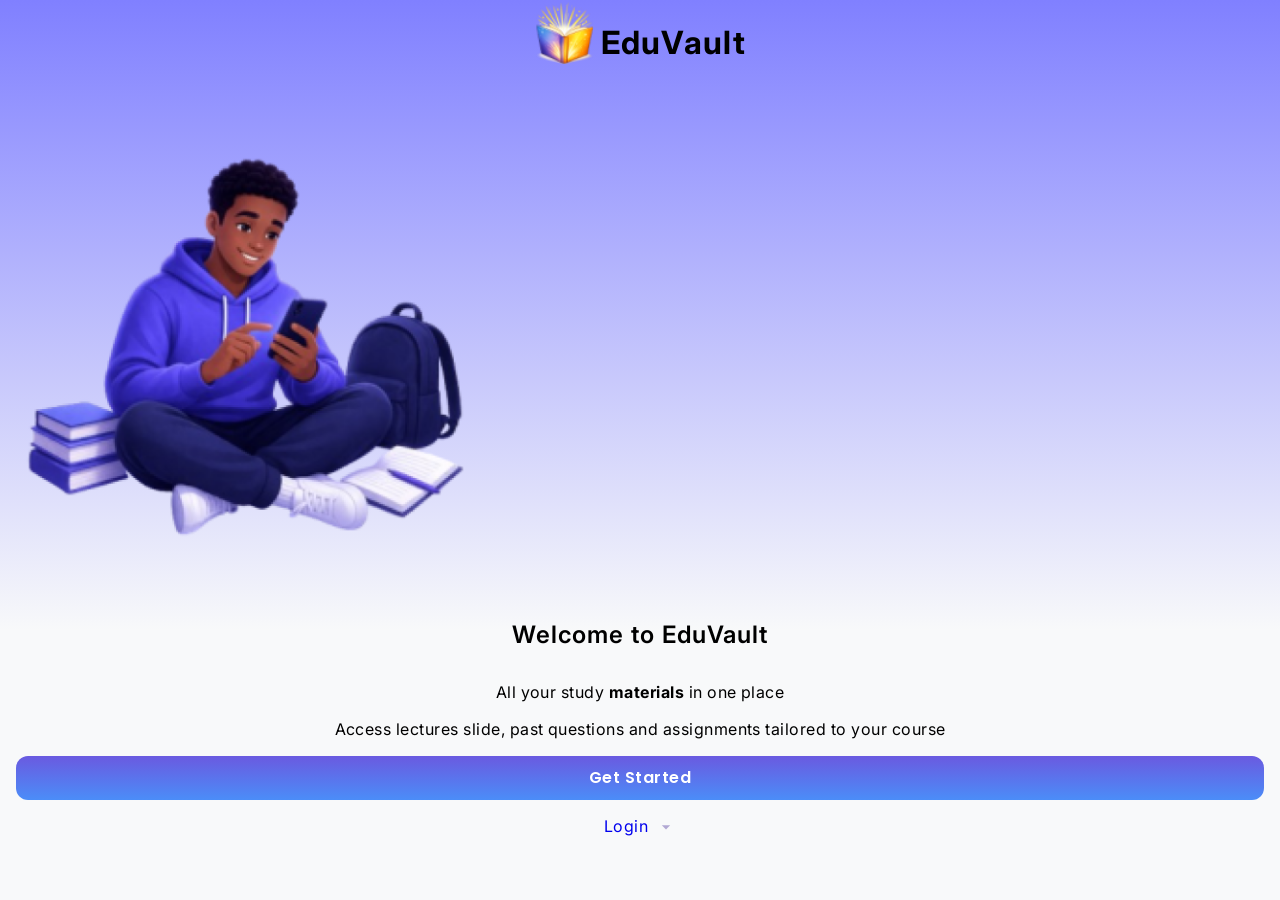
<file: index.html>
<!doctype html>
<html lang="en">
  <head>
    <meta charset="UTF-8" />
    <meta name="viewport" content="width=device-width, initial-scale=1.0" />
    <title>EduVault</title>
    <link rel="stylesheet" href="styles/style.css" />
    <link rel="stylesheet" href="styles/index.css" />
    <link rel="preconnect" href="https://fonts.googleapis.com" />
    <link rel="preconnect" href="https://fonts.gstatic.com" crossorigin />
    <link
      href="https://fonts.googleapis.com/css2?family=Fira+Code:wght@300..700&family=Inter:ital,opsz,wght@0,14..32,100..900;1,14..32,100..900&family=Poppins:ital,wght@0,100;0,200;0,300;0,400;0,500;0,600;0,700;0,800;0,900;1,100;1,200;1,300;1,400;1,500;1,600;1,700;1,800;1,900&family=Roboto:ital,wght@0,100..900;1,100..900&display=swap"
      rel="stylesheet"
    />
  </head>
  <body class="body body--home">
    <header>
      <h1 class="header header--center inter-heading">
        <img
          src="assets/images/book_mb.png"
          alt="book"
          width="60px"
          height="53px"
        />EduVault
      </h1>
    </header>
    <main class="main">
      <section class="hero-image">
        <img
          src="assets/images/white-hero2.png"
          alt="hero-section"
          width="460px"
          height="auto"
        />
        <h2 class="inter-heading inter-heading--small">Welcome to EduVault</h2>
      </section>
      <section class="hero-text inter-body">
        <p>
          All your study <span class="emphasis-text">materials</span> in one
          place
        </p>
        <p>
          Access lectures slide, past questions and assignments tailored to your
          course
        </p>

        <div class="components-gap">
          <a href="department.html" class="button block-a poppins-semibold"
            >Get Started</a
          >
          <a href="index.html">
            <div class="image-text">
              <span>Login</span>
              <img
                src="assets/icons/down-arrow.svg"
                alt="down-arrow"
                width="20px"
                height="20px"
              />
            </div>
          </a>
        </div>
      </section>
    </main>
  </body>
</html>
</file>
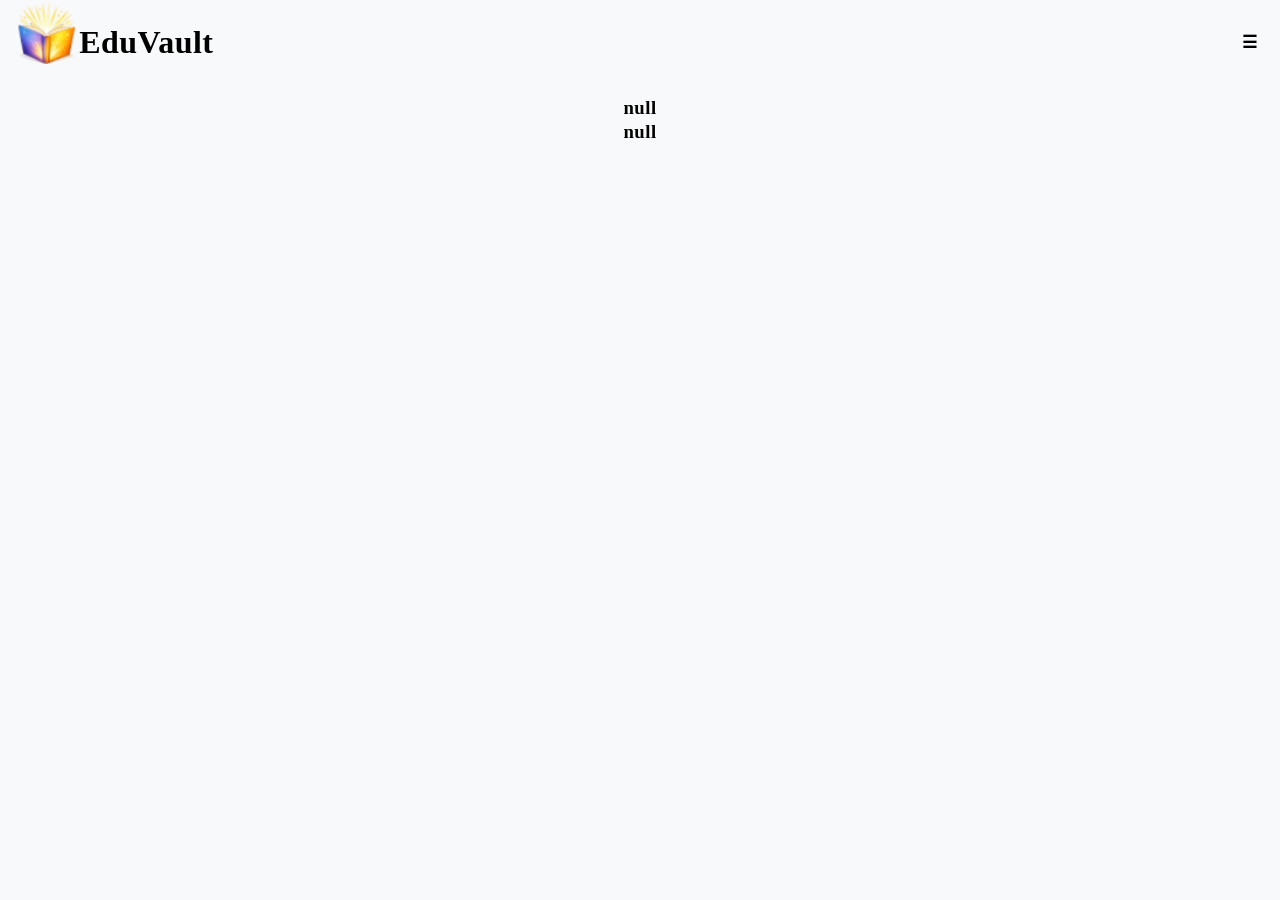
<file: courseDetails.html>
<!doctype html>
<html lang="en">
  <head>
    <meta charset="UTF-8" />
    <meta name="viewport" content="width=device-width, initial-scale=1.0" />
    <title>Course Detials</title>
    <link rel="stylesheet" href="styles/style.css" />
    <link rel="stylesheet" href="styles/courseDetials.css" />
    <link rel="preconnect" href="https://fonts.googleapis.com" />
    <link rel="preconnect" href="https://fonts.gstatic.com" crossorigin />
    <link
      href="https://fonts.googleapis.com/css2?family=Fira+Code:wght@300..700&family=Inter:ital,opsz,wght@0,14..32,100..900;1,14..32,100..900&family=Poppins:ital,wght@0,100;0,200;0,300;0,400;0,500;0,600;0,700;0,800;0,900;1,100;1,200;1,300;1,400;1,500;1,600;1,700;1,800;1,900&family=Roboto:ital,wght@0,100..900;1,100..900&display=swap"
      rel="stylesheet"
    />
  </head>
  <body>
    <header class="header">
      <figure>
        <img
          src="assets/images/book_mb.png"
          alt="book"
          width="60px"
          height="53px"
        />
      </figure>
      <h1>EduVault</h1>
      <button class="toggle-nav" id="toggle-nav">toggle nav</button>
    </header>
    <nav class="menu-container" id="nav">
      <ul class="menu">
        <li class="menu__list"><a href="index.html">Home</a></li>
        <li class="menu__list"><a href="department.html">Department</a></li>
        <li class="menu__list"><a href="level.html">Level</a></li>
        <li class="menu__list"><a href="courses.html">Courses</a></li>
      </ul>
    </nav>

    <main>
      <section class="main-section">
        <h3 class="main-section__heading" id="courseHeading">
          <!--  COS 101 <br />Introduction to computer science -->
        </h3>

        <!-- <div>
          <div class="main-section__body-head">
            <h4>Course Content</h4>
            <div><hr /></div>
          </div>

          <ul class="main-section__body">
            <li>
              <h5><span>Lecture 1 Introduction to Data Structures</span></h5>
              <hr />
              <ul class="">
                <li>what is data structure</li>
                <li>importance in programming</li>
                <li>Real life example</li>
              </ul>
              <div>
                <button>Open Material</button>
                <button>Download</button>
              </div>
            </li>
          </ul>
        </div> -->
        <ul class="main-section__body" id="lecturesCards">
          <!-- <li>
            <a
              href="materials/php/lec1.pdf"
              target=""
              class="card lecture-card"
            >
              <img src="assets/icons/docs.svg" alt="document" />

              <div>
                <h4>Lecture 1</h4>
                <p>History of the computing field</p>
              </div>
            </a>
          </li> -->
        </ul>
      </section>
    </main>

    <script src="scripts/nav.js"></script>
    <script type="module" src="scripts/courseDetails.js"></script>
    <script>
      console.log(localStorage.getItem("courseCode"));
      console.log(localStorage.getItem("courseTitle"));
    </script>
  </body>
</html>
</file>
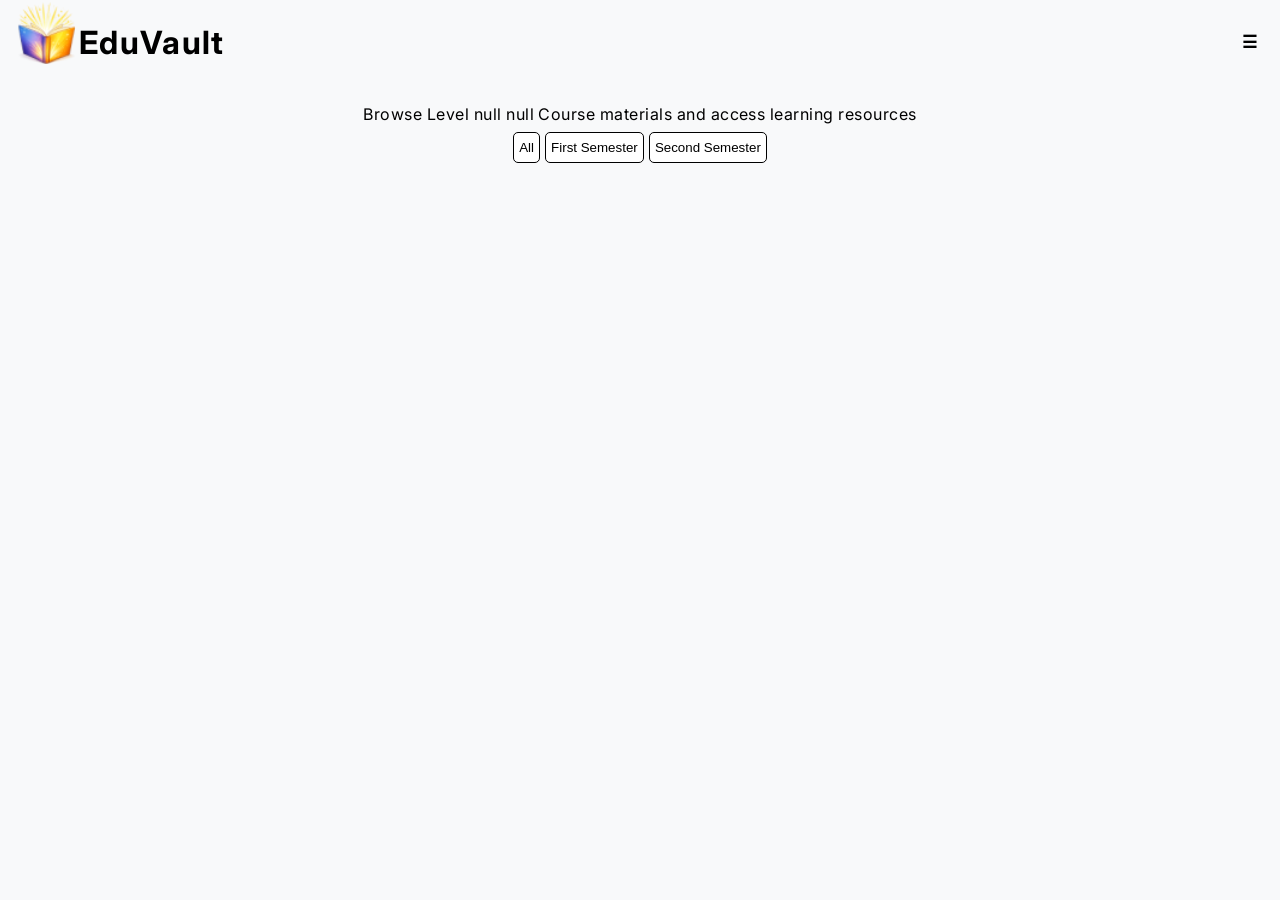
<file: courses.html>
<!doctype html>
<html lang="en">
  <head>
    <meta charset="UTF-8" />
    <meta name="viewport" content="width=device-width, initial-scale=1.0" />
    <title>Courses</title>
    <link rel="stylesheet" href="styles/style.css" />
    <link rel="stylesheet" href="styles/courses.css" />
    <link rel="preconnect" href="https://fonts.googleapis.com" />
    <link rel="preconnect" href="https://fonts.gstatic.com" crossorigin />
    <link
      href="https://fonts.googleapis.com/css2?family=Fira+Code:wght@300..700&family=Inter:ital,opsz,wght@0,14..32,100..900;1,14..32,100..900&family=Poppins:ital,wght@0,100;0,200;0,300;0,400;0,500;0,600;0,700;0,800;0,900;1,100;1,200;1,300;1,400;1,500;1,600;1,700;1,800;1,900&family=Roboto:ital,wght@0,100..900;1,100..900&display=swap"
      rel="stylesheet"
    />
  </head>
  <body class="inter-body">
    <header class="header">
      <figure>
        <img
          src="assets/images/book_mb.png"
          alt="book"
          width="60px"
          height="53px"
        />
      </figure>
      <h1 class="inter-heading">EduVault</h1>
      <button class="toggle-nav" id="toggle-nav">toggle nav</button>
    </header>
    <nav class="menu-container" id="nav">
      <ul class="menu">
        <li class="menu__list"><a href="index.html">Home</a></li>
        <li class="menu__list"><a href="department.html">Department</a></li>
        <li class="menu__list"><a href="level.html">Level</a></li>
        <li class="menu__list"><a href="courses.html">Courses</a></li>
      </ul>
    </nav>

    <main>
      <section class="main-section">
        <div class="main-section__heading" id="coursesPage">
          <h2></h2>
          <p></p>
          <ul>
            <button class="filter-search">All</button>
            <button class="filter-search">First Semester</button>
            <button class="filter-search">Second Semester</button>
          </ul>
        </div>
        <ul class="main-section__body" id="course-card">
          <!-- <li>
            <a href="/" class="card course-card block-a">
              <span class="button course-card__code">COS 101</span>
              <h3>introduction to computer science</h3>
              <p>Learn the basic and fundamentals of computer science</p>
            </a>
          </li> -->
        </ul>
      </section>
    </main>

    <!-- SCRIPTS -->
    <script src="scripts/nav.js"></script>
    <script type="module" src="scripts/courses.js"></script>
  </body>
</html>
</file>
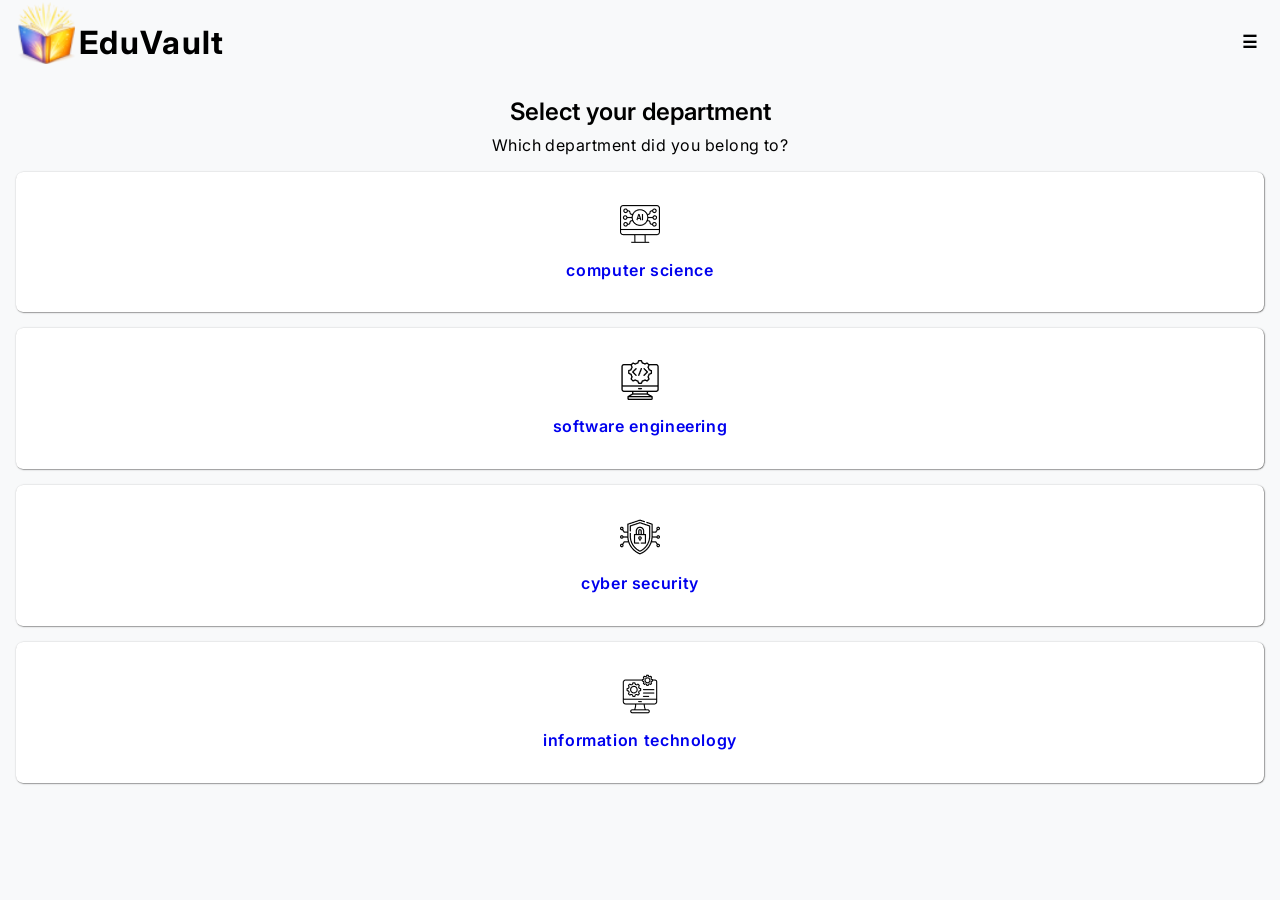
<file: department.html>
<!doctype html>
<html lang="en">
  <head>
    <meta charset="UTF-8" />
    <meta name="viewport" content="width=device-width, initial-scale=1.0" />
    <title>Department</title>
    <link rel="stylesheet" href="styles/style.css" />
    <link rel="stylesheet" href="styles/department.css" />
    <link rel="preconnect" href="https://fonts.googleapis.com" />
    <link rel="preconnect" href="https://fonts.gstatic.com" crossorigin />
    <link
      href="https://fonts.googleapis.com/css2?family=Fira+Code:wght@300..700&family=Inter:ital,opsz,wght@0,14..32,100..900;1,14..32,100..900&family=Poppins:ital,wght@0,100;0,200;0,300;0,400;0,500;0,600;0,700;0,800;0,900;1,100;1,200;1,300;1,400;1,500;1,600;1,700;1,800;1,900&family=Roboto:ital,wght@0,100..900;1,100..900&display=swap"
      rel="stylesheet"
    />
  </head>
  <body class="inter-body">
    <header class="header">
      <figure>
        <img
          src="assets/images/book_mb.png"
          alt="book"
          width="60px"
          height="53px"
        />
      </figure>
      <h1 class="inter-heading">EduVault</h1>
      <button class="toggle-nav" id="toggle-nav">toggle nav</button>
    </header>
    <nav class="menu-container" id="nav">
      <ul class="menu">
        <li class="menu__list"><a href="index.html">Home</a></li>
        <li class="menu__list"><a href="department.html">Department</a></li>
        <li class="menu__list"><a href="level.html">Level</a></li>
        <li class="menu__list"><a href="courses.html">Courses</a></li>
      </ul>
    </nav>

    <main>
      <section class="main-section">
        <div class="main-section__heading">
          <h2
            class="inter-heading inter-heading--small nowrap"
            style="letter-spacing: normal"
          >
            Select your department
          </h2>
          <p>Which department did you belong to?</p>
        </div>
        <ul class="main-section__body">
          <li>
            <a
              href="level.html"
              class="department-card card department"
              data-department="Computer Science"
            >
              <figure>
                <img
                  src="assets/icons/comp_sci.png"
                  alt="computer-science-logo"
                />
              </figure>
              <p class="inter-heading inter-heading--small">computer science</p>
            </a>
          </li>
          <li>
            <a
              href="level.html"
              class="department-card card department"
              data-department="Software Engineering"
            >
              <figure>
                <img
                  src="assets/icons/software_Eng.png"
                  alt="software-engneering-logo"
                />
              </figure>
              <p class="inter-heading inter-heading--small">
                software engineering
              </p>
            </a>
          </li>
          <li>
            <a
              href="level.html"
              class="department-card card department"
              data-department="Cyber Security"
            >
              <figure>
                <img
                  src="assets/icons/cyb_security.png"
                  alt="cyber-security-logo"
                />
              </figure>
              <p class="inter-heading inter-heading--small">cyber security</p>
            </a>
          </li>
          <li>
            <a
              href="level.html"
              class="department-card card department"
              data-department="Information Technology"
            >
              <figure>
                <img
                  src="assets/icons/IT.png"
                  alt="information-technology-logo"
                />
              </figure>
              <p class="inter-heading inter-heading--small">
                information technology
              </p>
            </a>
          </li>
        </ul>
      </section>
    </main>

    <!-- SCRIPTS -->
    <script src="scripts/nav.js"></script>
    <script src="scripts/main.js"></script>
    <script>
      setDepartment();
    </script>
  </body>
</html>
</file>
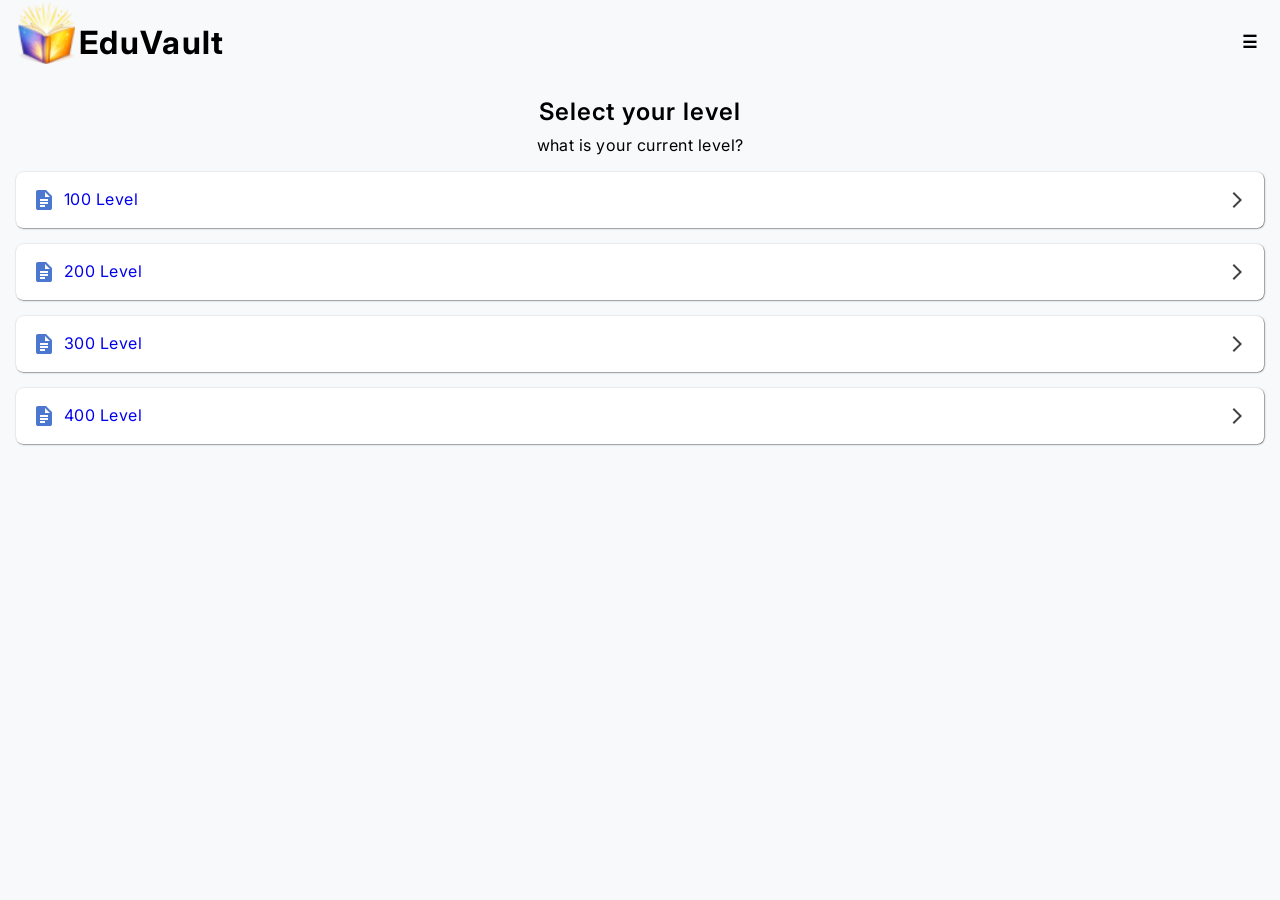
<file: level.html>
<!doctype html>
<html lang="en">
  <head>
    <meta charset="UTF-8" />
    <meta name="viewport" content="width=device-width, initial-scale=1.0" />
    <title>level</title>
    <link rel="stylesheet" href="styles/style.css" />
    <link rel="stylesheet" href="styles/level.css" />
    <link rel="preconnect" href="https://fonts.googleapis.com" />
    <link rel="preconnect" href="https://fonts.gstatic.com" crossorigin />
    <link
      href="https://fonts.googleapis.com/css2?family=Fira+Code:wght@300..700&family=Inter:ital,opsz,wght@0,14..32,100..900;1,14..32,100..900&family=Poppins:ital,wght@0,100;0,200;0,300;0,400;0,500;0,600;0,700;0,800;0,900;1,100;1,200;1,300;1,400;1,500;1,600;1,700;1,800;1,900&family=Roboto:ital,wght@0,100..900;1,100..900&display=swap"
      rel="stylesheet"
    />
  </head>
  <body class="inter-body">
    <header class="header">
      <figure>
        <img
          src="assets/images/book_mb.png"
          alt="book"
          width="60px"
          height="53px"
        />
      </figure>
      <h1 class="inter-heading">EduVault</h1>
      <button class="toggle-nav" id="toggle-nav">toggle nav</button>
    </header>
    <nav class="menu-container" id="nav">
      <ul class="menu">
        <li class="menu__list"><a href="index.html">Home</a></li>
        <li class="menu__list"><a href="department.html">Department</a></li>
        <li class="menu__list"><a href="level.html">Level</a></li>
        <li class="menu__list"><a href="courses.html">Courses</a></li>
      </ul>
    </nav>

    <main>
      <section class="main-section">
        <div class="main-section__heading">
          <h2 class="inter-heading inter-heading--small">Select your level</h2>
          <p>what is your current level?</p>
        </div>
        <ul class="main-section__body">
          <li>
            <a
              href="courses.html"
              class="level-card card level"
              data-level="100"
            >
              <figure>
                <img src="assets/icons/docs.svg" alt="document" />
              </figure>
              <span>100 Level</span>
              <figure class="forward-arrow">
                <img src="assets/icons/forward-arrow.svg" alt="forward-arrow" />
              </figure>
            </a>
          </li>
          <li>
            <a
              href="courses.html"
              class="level-card card level"
              data-level="200"
            >
              <figure>
                <img src="assets/icons/docs.svg" alt="document" />
              </figure>
              <span>200 Level</span>
              <figure class="forward-arrow">
                <img src="assets/icons/forward-arrow.svg" alt="forward-arrow" />
              </figure>
            </a>
          </li>
          <li>
            <a
              href="courses.html"
              class="level-card card level"
              data-level="300"
            >
              <figure>
                <img src="assets/icons/docs.svg" alt="document" />
              </figure>
              <span>300 Level</span>
              <figure class="forward-arrow">
                <img src="assets/icons/forward-arrow.svg" alt="forward-arrow" />
              </figure>
            </a>
          </li>
          <li>
            <a
              href="courses.html"
              class="level-card card level"
              data-level="400"
            >
              <figure>
                <img src="assets/icons/docs.svg" alt="document" />
              </figure>
              <span>400 Level</span>
              <figure class="forward-arrow">
                <img src="assets/icons/forward-arrow.svg" alt="forward-arrow" />
              </figure>
            </a>
          </li>
        </ul>
      </section>
    </main>
    <script src="scripts/nav.js"></script>
    <script src="scripts/main.js"></script>
    <script>
      setLevel();
    </script>
  </body>
</html>
</file>
<file: styles/style.css>
/* ||*CSS VARAIABLES *|| */
:root {
  /* ||colors variables|| */
  --bg-color: #0f172a;
  --bg-gradient-color: linear-gradient(#6a5ae0, #4b8df8);
  --bg-card: #1e293b;
  --primary-text-color: #ffffff;
  --secondary-text-color: #94a3b8;
  --success-color: #22c55e;
  --warnning-color: #facc15;
  --error-color: #ef4444;

  /* ||spacing variables|| */
  --sections-gap: 2em;
  --components-gap: 1em;
  --text-elements-gap: 0.5em;

  /* ||font variables|| */
  --primary-font: Inter, sans-serif;
  --secondray-font: Roboto, sans-serif;
  --fallback-font: Arial, Helvetica, sans-serif;
  --decorative-font: Poppins, sans-serif;
}
/* ||* END OF CSS VARAIABLES*|| */

.inter-body {
  font-family: "Inter", sans-serif;
  font-optical-sizing: auto;
  font-weight: 400;
  font-style: normal;
}

.inter-heading {
  font-family: "Inter", sans-serif;
  font-optical-sizing: auto;
  font-weight: 700;
  font-style: normal;
  letter-spacing: 0.04em;
}

.inter-heading--small {
  font-weight: 600;
}

.roboto-<uniquifier > {
  font-family: "Roboto", sans-serif;
  font-optical-sizing: auto;
  font-weight: <weight>;
  font-style: normal;
  font-variation-settings: "wdth" 100;
}

.fira-code-<uniquifier > {
  font-family: "Fira Code", monospace;
  font-optical-sizing: auto;
  font-weight: <weight>;
  font-style: normal;
}

.poppins-thin {
  font-family: "Poppins", sans-serif;
  font-weight: 100;
  font-style: normal;
}

.poppins-extralight {
  font-family: "Poppins", sans-serif;
  font-weight: 200;
  font-style: normal;
}

.poppins-light {
  font-family: "Poppins", sans-serif;
  font-weight: 300;
  font-style: normal;
}

.poppins-regular {
  font-family: "Poppins", sans-serif;
  font-weight: 400;
  font-style: normal;
}

.poppins-medium {
  font-family: "Poppins", sans-serif;
  font-weight: 500;
  font-style: normal;
}

.poppins-semibold {
  font-family: "Poppins", sans-serif;
  font-weight: 600;
  font-style: normal;
}

.poppins-bold {
  font-family: "Poppins", sans-serif;
  font-weight: 700;
  font-style: normal;
}

.poppins-extrabold {
  font-family: "Poppins", sans-serif;
  font-weight: 800;
  font-style: normal;
}

.poppins-black {
  font-family: "Poppins", sans-serif;
  font-weight: 900;
  font-style: normal;
}

.poppins-thin-italic {
  font-family: "Poppins", sans-serif;
  font-weight: 100;
  font-style: italic;
}

.poppins-extralight-italic {
  font-family: "Poppins", sans-serif;
  font-weight: 200;
  font-style: italic;
}

.poppins-light-italic {
  font-family: "Poppins", sans-serif;
  font-weight: 300;
  font-style: italic;
}

.poppins-regular-italic {
  font-family: "Poppins", sans-serif;
  font-weight: 400;
  font-style: italic;
}

.poppins-medium-italic {
  font-family: "Poppins", sans-serif;
  font-weight: 500;
  font-style: italic;
}

.poppins-semibold-italic {
  font-family: "Poppins", sans-serif;
  font-weight: 600;
  font-style: italic;
}

.poppins-bold-italic {
  font-family: "Poppins", sans-serif;
  font-weight: 700;
  font-style: italic;
}

.poppins-extrabold-italic {
  font-family: "Poppins", sans-serif;
  font-weight: 800;
  font-style: italic;
}

.poppins-black-italic {
  font-family: "Poppins", sans-serif;
  font-weight: 900;
  font-style: italic;
}

/* ||*GENERAL CSS RESET *|| */
* {
  box-sizing: border-box;
  padding: 0;
  margin: 0;
}

body {
  min-height: 100vh;
  background-color: #f8f9fa;
  padding: 0 1rem;
  display: flex;
  flex-direction: column;
  line-height: 1.3;
  letter-spacing: 0.03em;
}

img {
  max-width: 100%;
  height: auto;
  display: block;
  object-fit: cover;
}

a {
  text-decoration: none;
}

/* ||*END OF GENERAL CSS RESET *|| */

/* ||*UTILITY CLASSES *|| */
.block-a {
  display: block;
}

.nowrap {
  white-space: nowrap;
}

.emphasis-text {
  font-weight: bolder;
}

/* ||*END OF UTILITY CLASSES *|| */

/* ||*HEADER STYLES *|| */
.header {
  display: flex;
  gap: 0.2em;
  align-items: flex-end;
}

.header--center {
  justify-content: center;
}

/* ||*END OF HEADER STYLES *|| */

/* ||* *|| */
.main {
  text-align: center;
  display: flex;
  flex-direction: column;
  flex-grow: 1;
  justify-content: center;
}

/* ||*BUTTON STYLES*|| */
.button {
  background-image: linear-gradient(#6a5ae0, #4b8df8);
  border: 0;
  border-radius: 12px;
  padding: 12px 16px;
  color: #ffffff;
}

.button--small {
  padding: 0.5em 0.4em;
  border-radius: 5px;
}
/* ||*END OF BUTTON STYLES *|| */

/* ||*TOGGLE NAVIGATION BUTTON*|| */
.toggle-nav {
  margin: 0 0 0.5rem auto;
  width: 1.7rem;
  height: 1.5rem;
  padding-top: 0.3rem;
  text-indent: 10rem;
  overflow: hidden;
  position: relative;
  border: 0;
  outline: 0;
  background-color: transparent;
  cursor: pointer;
}

.toggle-nav::before {
  text-indent: 0;
  content: "\2630";
  position: absolute;
  top: 0;
  left: 0.3rem;
  font-size: 17px;
  font-weight: bolder;
}
/* ||*END OF TOGGLE NAVIGATION BUTTON*|| */

/* ||*NAVIGATIONS STYLES *|| */
.menu-container {
  display: none;
}
.visible {
  display: block;
  position: fixed;
  position: absolute;
  top: 50px;
  right: 0;
  width: 50%;
  background-color: white;
  margin-top: var(--components-gap);
}

.menu {
  list-style-type: none;
  /* margin-top: var(--components-gap); */
  box-shadow: 1px 1px 0.3rem rgb(168, 168, 168);
  border-radius: 5px;
  height: 100vh;
}

.menu .menu__list + .menu__list {
  border-top: 1px solid rgb(61, 61, 61);
}

.menu__list a {
  display: block;
  color: #4b8df8;
  padding: 1rem 0 0.5rem 0.5rem;
}

/* ||*END OF NAVIGATIONS STYLES *|| */

/* ||*MAIN SECTION STYLES *|| */
.main-section {
  margin-top: var(--sections-gap);
}

.main-section > ul {
  list-style-type: none;
}

.main-section__heading {
  display: flex;
  flex-direction: column;
  gap: var(--text-elements-gap);
  text-align: center;
}

.main-section__body {
  margin-top: var(--components-gap);
  display: flex;
  flex-direction: column;
  gap: var(--components-gap);
}

/* ||*END OF MAIN SECTION STYLES *|| */

/* ||*CARD STYLES *|| */
.card {
  background-color: #ffffff;
  border-radius: 7px;
  box-shadow: 0.5px 0.5px 1.3px rgb(82, 82, 82);
}
/* ||*END OF CARD STYLES   *|| */
</file>
<file: styles/index.css>
.body {
  display: flex;
  flex-direction: column;
}
.body--home {
  background-image: linear-gradient(rgb(128, 128, 255) 0%, #f8f9fa 70%);
}

.hero-text {
  display: flex;
  flex-direction: column;
  gap: var(--components-gap);
}

.image-text {
  display: flex;
  justify-content: center;
  align-items: center;
  gap: var(--text-elements-gap);
}

.hero-image {
  margin-bottom: var(--sections-gap);
  /* height: 65vh; */
  /* flex-grow: 1; */
}

.components-gap {
  display: flex;
  flex-direction: column;
  gap: var(--components-gap);
}
</file>
<file: styles/courseDetials.css>
.lecture-card {
  padding: 0.7rem;
  display: flex;
  gap: 0.5rem;
  width: 100%;
  text-align: left;
  outline: none;
}
</file>
<file: styles/courses.css>
.course-card {
  padding: 1rem;
  display: flex;
  flex-direction: column;
  gap: 0.7em;
  color: black;
}

.course-card__code {
  align-self: flex-start;
}

.course-description {
  letter-spacing: 0.02em;
  line-height: 1.4;
}

.course-title {
  font-family: "Roboto", sans-serif;
  font-optical-sizing: auto;
  font-weight: 600;
  font-style: normal;
  font-variation-settings: "wdth" 100;
  letter-spacing: 0.02em;
  line-height: 1.3;
}

.filter-search {
  padding: 0.5em 0.4em;
  border-radius: 5px;
  background-color: white;
  border: 1px solid black;
}

.selected-search {
  background-color: blue;
  background-image: linear-gradient(#6a5ae0, #4b8df8);
  color: white;
}
</file>
<file: styles/department.css>
.department-card {
  display: flex;
  flex-direction: column;
  align-items: center;
  padding: 2rem 1rem;
  gap: var(--components-gap);
}
</file>
<file: styles/level.css>
/* .level-cards {
  display: flex;
  gap: 1rem;
  flex-flow: column;
} */
.level-card {
  display: flex;
  align-items: center;
  padding: 1rem;
  gap: var(--text-elements-gap);
}

.level-card > .forward-arrow {
  margin-left: auto;
}
</file>
